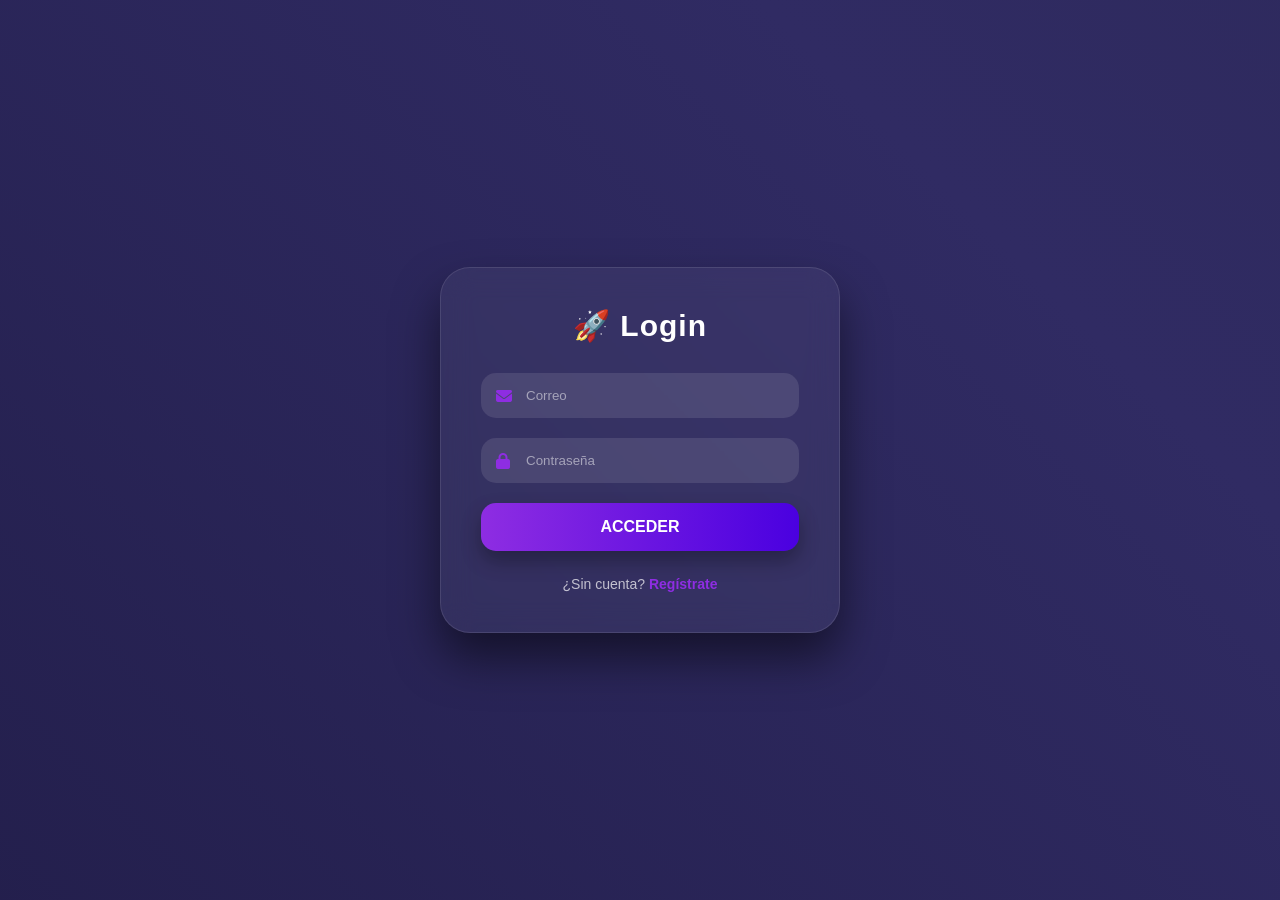
<file: index.html>
<!DOCTYPE html>
<html lang="es">
<head>
    <meta charset="UTF-8">
    <meta name="viewport" content="width=device-width, initial-scale=1.0">
    <title>Acceso | MiWebPro</title>
    <link rel="stylesheet" href="https://cdnjs.cloudflare.com/ajax/libs/font-awesome/6.4.0/css/all.min.css">
    <style>
        :root { --p: #8e2de2; --s: #4a00e0; }
        * { margin: 0; padding: 0; box-sizing: border-box; font-family: 'Poppins', sans-serif; }
        
        body {
            height: 100vh;
            display: flex;
            justify-content: center;
            align-items: center;
            background: linear-gradient(45deg, #0f0c29, #302b63, #24243e);
            background-size: 400% 400%;
            animation: gradientBG 15s ease infinite;
        }

        @keyframes gradientBG {
            0% { background-position: 0% 50%; }
            50% { background-position: 100% 50%; }
            100% { background-position: 0% 50%; }
        }

        .glass-card {
            background: rgba(255, 255, 255, 0.05);
            backdrop-filter: blur(15px);
            border: 1px solid rgba(255, 255, 255, 0.1);
            padding: 40px;
            border-radius: 30px;
            width: 100%;
            max-width: 400px;
            text-align: center;
            box-shadow: 0 25px 45px rgba(0,0,0,0.5);
        }

        h2 { color: white; font-size: 30px; margin-bottom: 30px; font-weight: 800; letter-spacing: 1px; }
        
        .input-box { position: relative; margin-bottom: 20px; }
        .input-box i { position: absolute; left: 15px; top: 50%; transform: translateY(-50%); color: #8e2de2; }
        
        input {
            width: 100%;
            padding: 15px 15px 15px 45px;
            background: rgba(255,255,255,0.1);
            border: none;
            border-radius: 15px;
            color: white;
            outline: none;
            transition: 0.3s;
        }
        input::placeholder { color: rgba(255,255,255,0.5); }
        input:focus { background: rgba(255,255,255,0.2); box-shadow: 0 0 15px rgba(142, 45, 226, 0.5); }

        button {
            width: 100%;
            padding: 15px;
            background: linear-gradient(to right, #8e2de2, #4a00e0);
            border: none;
            border-radius: 15px;
            color: white;
            font-weight: bold;
            font-size: 16px;
            cursor: pointer;
            box-shadow: 0 10px 20px rgba(0,0,0,0.3);
            transition: 0.3s;
        }
        button:hover { transform: scale(1.05); box-shadow: 0 15px 25px rgba(142, 45, 226, 0.4); }

        .toggle-link { color: rgba(255,255,255,0.7); margin-top: 25px; display: block; cursor: pointer; font-size: 14px; }
        .toggle-link b { color: #8e2de2; }
        .hidden { display: none; }
    </style>
</head>
<body>

    <div class="glass-card" id="loginBox">
        <h2>🚀 Login</h2>
        <form onsubmit="iniciarSesion(event)">
            <div class="input-box"><i class="fa-solid fa-envelope"></i><input type="email" id="logCorreo" placeholder="Correo" required></div>
            <div class="input-box"><i class="fa-solid fa-lock"></i><input type="password" id="logClave" placeholder="Contraseña" required></div>
            <button type="submit">ACCEDER</button>
        </form>
        <span class="toggle-link" onclick="toggleAuth()">¿Sin cuenta? <b>Regístrate</b></span>
    </div>

    <div class="glass-card hidden" id="registroBox">
        <h2>🔥 Registro</h2>
        <form onsubmit="registrar(event)">
            <div class="input-box"><i class="fa-solid fa-user"></i><input type="text" id="regNombre" placeholder="Nombre de usuario" required></div>
            <div class="input-box"><i class="fa-solid fa-envelope"></i><input type="email" id="regCorreo" placeholder="Correo" required></div>
            <div class="input-box"><i class="fa-solid fa-lock"></i><input type="password" id="regClave" placeholder="Crear Contraseña" required></div>
            <button type="submit">REGISTRARME</button>
        </form>
        <span class="toggle-link" onclick="toggleAuth()">¿Ya tienes cuenta? <b>Inicia Sesión</b></span>
    </div>

    <script>
        function toggleAuth() {
            document.getElementById('loginBox').classList.toggle('hidden');
            document.getElementById('registroBox').classList.toggle('hidden');
        }
        function registrar(event) {
            event.preventDefault();
            const user = { 
                nombre: document.getElementById('regNombre').value, 
                correo: document.getElementById('regCorreo').value, 
                clave: document.getElementById('regClave').value 
            };
            localStorage.setItem('user_' + user.correo, JSON.stringify(user));
            localStorage.setItem('usuarioActual', JSON.stringify(user));
            window.location.href = "dashboard.html";
        }
        function iniciarSesion(event) {
            event.preventDefault();
            const correo = document.getElementById('logCorreo').value;
            const clave = document.getElementById('logClave').value;
            const saved = JSON.parse(localStorage.getItem('user_' + correo));
            if (saved && saved.clave === clave) {
                localStorage.setItem('usuarioActual', JSON.stringify(saved));
                 window.location.href = "dashboard.html";
            } else { alert("Datos incorrectos"); }
        }
    </script>
</body>
</html>
</file>
